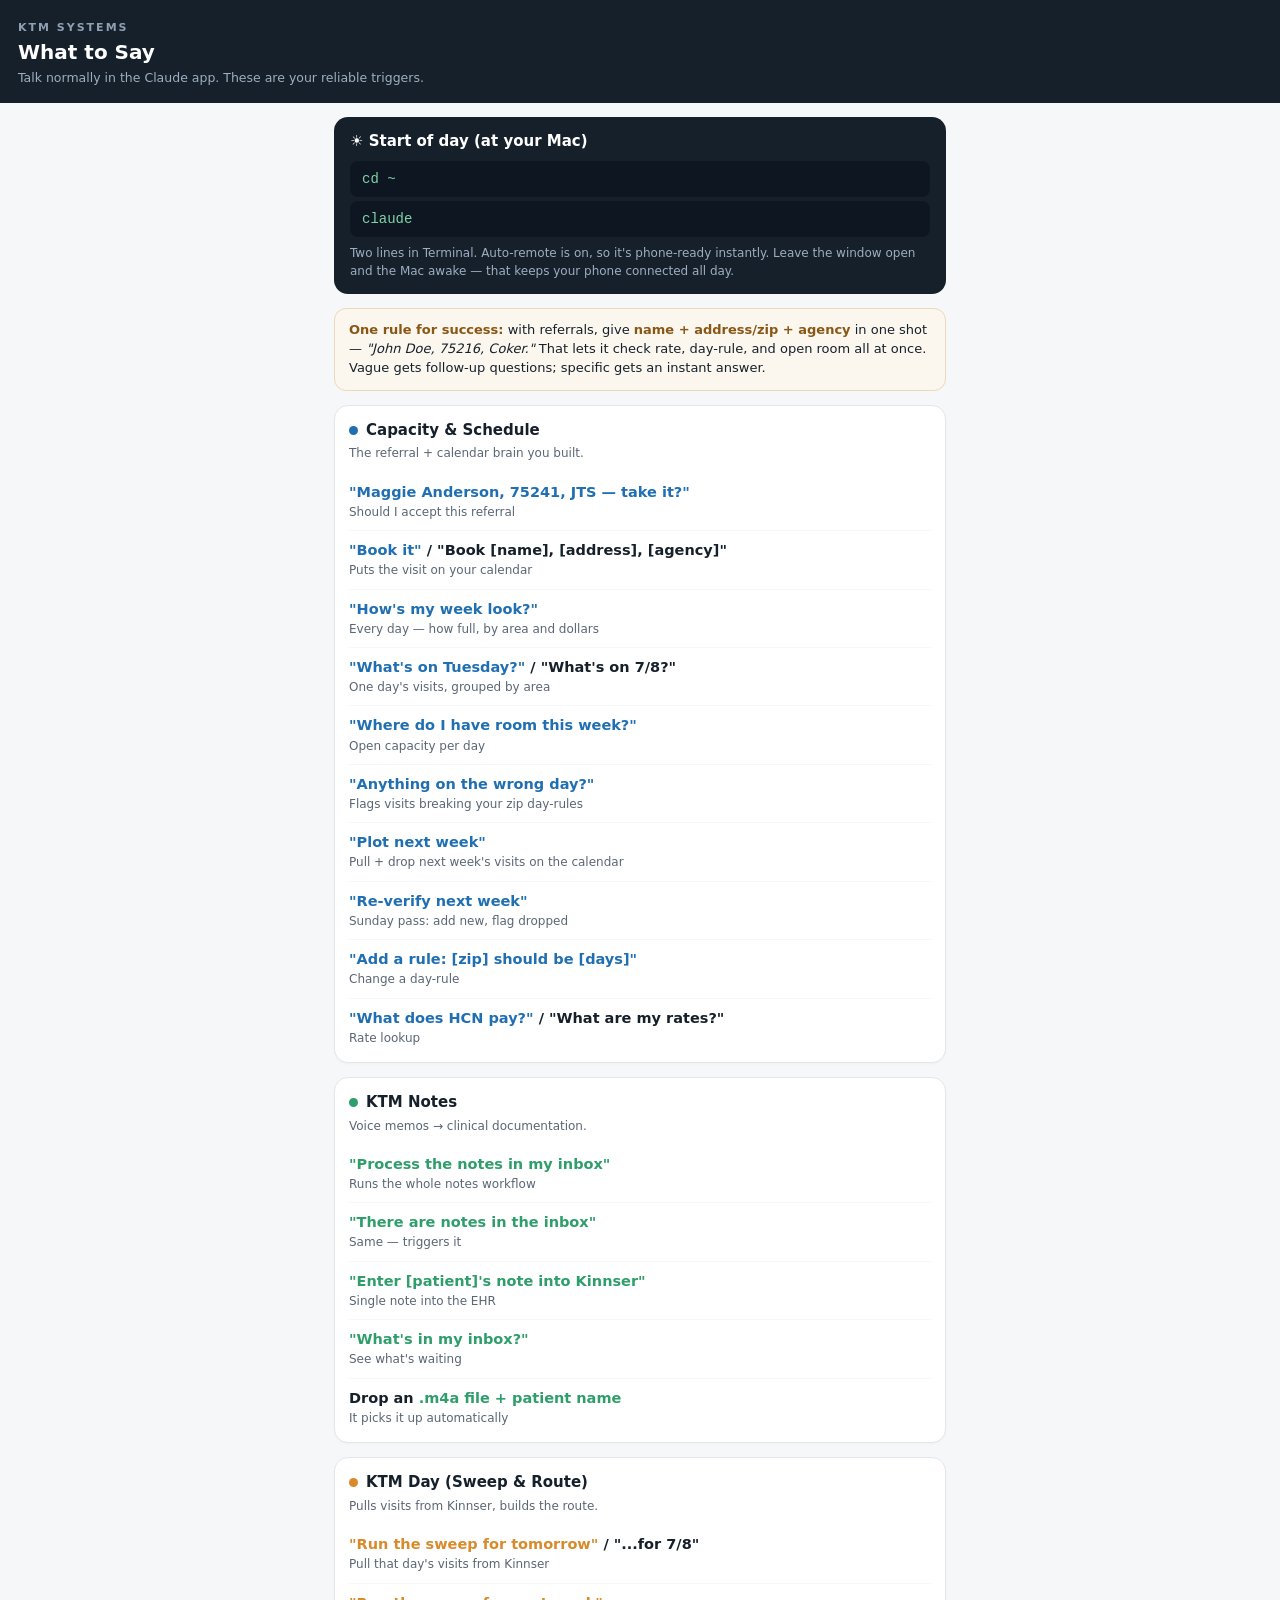
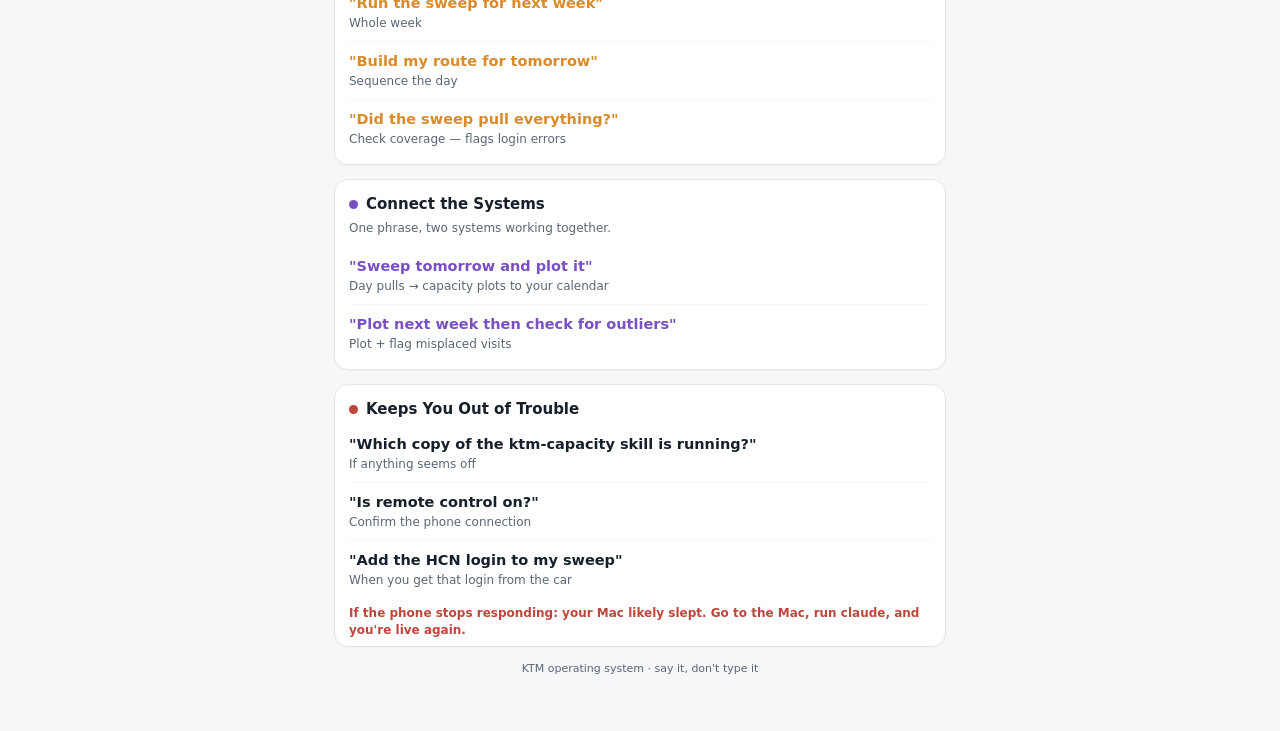
<file: KTM Commands index.html>
<!DOCTYPE html>
<html lang="en">
<head>
<meta charset="UTF-8">
<meta name="viewport" content="width=device-width, initial-scale=1.0">
<meta name="apple-mobile-web-app-capable" content="yes">
<meta name="apple-mobile-web-app-title" content="KTM Commands">
<title>KTM — What to Say</title>
<style>
  :root{
    --ink:#16202B; --sub:#5A6675; --line:#E3E7EC; --bg:#F6F7F9; --card:#fff;
    --cap:#1F6FB2; --notes:#2F9E6B; --day:#D98A2B; --link:#7A4FC4; --warn:#C0453B;
  }
  *{box-sizing:border-box; -webkit-tap-highlight-color:transparent;}
  body{margin:0; background:var(--bg); color:var(--ink);
    font-family:-apple-system,BlinkMacSystemFont,"Segoe UI",system-ui,sans-serif;
    line-height:1.45; padding:0 0 40px;}
  header{background:var(--ink); color:#fff; padding:20px 18px 16px; position:sticky; top:0; z-index:2;}
  header .k{font-size:11px; letter-spacing:2px; color:#8FA0B3; font-weight:700; text-transform:uppercase;}
  header h1{margin:2px 0 2px; font-size:20px; font-weight:800;}
  header p{margin:0; font-size:12.5px; color:#9DAEC0;}
  .wrap{max-width:640px; margin:0 auto; padding:14px;}
  .sec{background:var(--card); border:1px solid var(--line); border-radius:14px;
    padding:14px 14px 6px; margin-bottom:14px; box-shadow:0 1px 2px rgba(20,32,43,.03);}
  .sec h2{margin:0 0 4px; font-size:15px; font-weight:800; display:flex; align-items:center; gap:8px;}
  .tag{width:9px; height:9px; border-radius:9px; display:inline-block;}
  .sec .desc{font-size:12px; color:var(--sub); margin:0 0 10px;}
  .row{padding:9px 0; border-top:1px solid var(--bg);}
  .row:first-of-type{border-top:none;}
  .say{font-size:14.5px; font-weight:600;}
  .say b{color:var(--cap);}
  .does{font-size:12px; color:var(--sub); margin-top:1px;}
  .cap .say b{color:var(--cap);} .notes .say b{color:var(--notes);} .day .say b{color:var(--day);}
  .connect .say b{color:var(--link);}
  .pill{display:inline-block; font-size:10.5px; font-weight:700; color:#fff; padding:2px 8px;
    border-radius:20px; margin-left:6px; vertical-align:middle;}
  .tip{background:#FBF7EE; border:1px solid #EAD9B8; border-radius:12px; padding:12px 14px;
    font-size:13px; margin-bottom:14px;}
  .tip b{color:#8A5616;}
  .morning{background:var(--ink); color:#E8EDF2; border-radius:14px; padding:14px 16px; margin-bottom:14px;}
  .morning h2{margin:0 0 8px; font-size:15px; color:#fff;}
  .morning code{display:block; background:#0E1621; color:#7FD4A8; padding:8px 12px; border-radius:8px;
    font-size:14px; margin:4px 0; font-family:ui-monospace,SFMono-Regular,Menlo,monospace;}
  .morning p{font-size:12px; color:#9DAEC0; margin:8px 0 0;}
  footer{text-align:center; font-size:11px; color:var(--sub); margin-top:6px;}
  .warnbox{font-size:12px;color:var(--warn);font-weight:600;margin-top:6px;}
</style>
</head>
<body>
<header>
  <div class="k">KTM Systems</div>
  <h1>What to Say</h1>
  <p>Talk normally in the Claude app. These are your reliable triggers.</p>
</header>

<div class="wrap">

  <div class="morning">
    <h2>☀️ Start of day (at your Mac)</h2>
    <code>cd ~</code>
    <code>claude</code>
    <p>Two lines in Terminal. Auto-remote is on, so it's phone-ready instantly. Leave the window open and the Mac awake — that keeps your phone connected all day.</p>
  </div>

  <div class="tip">
    <b>One rule for success:</b> with referrals, give <b>name + address/zip + agency</b> in one shot — <i>"John Doe, 75216, Coker."</i> That lets it check rate, day-rule, and open room all at once. Vague gets follow-up questions; specific gets an instant answer.
  </div>

  <!-- CAPACITY -->
  <div class="sec cap">
    <h2><span class="tag" style="background:var(--cap)"></span>Capacity &amp; Schedule</h2>
    <p class="desc">The referral + calendar brain you built.</p>
    <div class="row"><div class="say"><b>"Maggie Anderson, 75241, JTS — take it?"</b></div><div class="does">Should I accept this referral</div></div>
    <div class="row"><div class="say"><b>"Book it"</b> / "Book [name], [address], [agency]"</div><div class="does">Puts the visit on your calendar</div></div>
    <div class="row"><div class="say"><b>"How's my week look?"</b></div><div class="does">Every day — how full, by area and dollars</div></div>
    <div class="row"><div class="say"><b>"What's on Tuesday?"</b> / "What's on 7/8?"</div><div class="does">One day's visits, grouped by area</div></div>
    <div class="row"><div class="say"><b>"Where do I have room this week?"</b></div><div class="does">Open capacity per day</div></div>
    <div class="row"><div class="say"><b>"Anything on the wrong day?"</b></div><div class="does">Flags visits breaking your zip day-rules</div></div>
    <div class="row"><div class="say"><b>"Plot next week"</b></div><div class="does">Pull + drop next week's visits on the calendar</div></div>
    <div class="row"><div class="say"><b>"Re-verify next week"</b></div><div class="does">Sunday pass: add new, flag dropped</div></div>
    <div class="row"><div class="say"><b>"Add a rule: [zip] should be [days]"</b></div><div class="does">Change a day-rule</div></div>
    <div class="row"><div class="say"><b>"What does HCN pay?"</b> / "What are my rates?"</div><div class="does">Rate lookup</div></div>
  </div>

  <!-- NOTES -->
  <div class="sec notes">
    <h2><span class="tag" style="background:var(--notes)"></span>KTM Notes</h2>
    <p class="desc">Voice memos → clinical documentation.</p>
    <div class="row"><div class="say"><b>"Process the notes in my inbox"</b></div><div class="does">Runs the whole notes workflow</div></div>
    <div class="row"><div class="say"><b>"There are notes in the inbox"</b></div><div class="does">Same — triggers it</div></div>
    <div class="row"><div class="say"><b>"Enter [patient]'s note into Kinnser"</b></div><div class="does">Single note into the EHR</div></div>
    <div class="row"><div class="say"><b>"What's in my inbox?"</b></div><div class="does">See what's waiting</div></div>
    <div class="row"><div class="say">Drop an <b>.m4a file + patient name</b></div><div class="does">It picks it up automatically</div></div>
  </div>

  <!-- KTM DAY -->
  <div class="sec day">
    <h2><span class="tag" style="background:var(--day)"></span>KTM Day (Sweep &amp; Route)</h2>
    <p class="desc">Pulls visits from Kinnser, builds the route.</p>
    <div class="row"><div class="say"><b>"Run the sweep for tomorrow"</b> / "...for 7/8"</div><div class="does">Pull that day's visits from Kinnser</div></div>
    <div class="row"><div class="say"><b>"Run the sweep for next week"</b></div><div class="does">Whole week</div></div>
    <div class="row"><div class="say"><b>"Build my route for tomorrow"</b></div><div class="does">Sequence the day</div></div>
    <div class="row"><div class="say"><b>"Did the sweep pull everything?"</b></div><div class="does">Check coverage — flags login errors</div></div>
  </div>

  <!-- CONNECTORS -->
  <div class="sec connect">
    <h2><span class="tag" style="background:var(--link)"></span>Connect the Systems</h2>
    <p class="desc">One phrase, two systems working together.</p>
    <div class="row"><div class="say"><b>"Sweep tomorrow and plot it"</b></div><div class="does">Day pulls → capacity plots to your calendar</div></div>
    <div class="row"><div class="say"><b>"Plot next week then check for outliers"</b></div><div class="does">Plot + flag misplaced visits</div></div>
  </div>

  <!-- TROUBLESHOOT -->
  <div class="sec">
    <h2><span class="tag" style="background:var(--warn)"></span>Keeps You Out of Trouble</h2>
    <div class="row"><div class="say">"Which copy of the ktm-capacity skill is running?"</div><div class="does">If anything seems off</div></div>
    <div class="row"><div class="say">"Is remote control on?"</div><div class="does">Confirm the phone connection</div></div>
    <div class="row"><div class="say">"Add the HCN login to my sweep"</div><div class="does">When you get that login from the car</div></div>
    <div class="warnbox">If the phone stops responding: your Mac likely slept. Go to the Mac, run <b>claude</b>, and you're live again.</div>
  </div>

  <footer>KTM operating system · say it, don't type it</footer>
</div>
</body>
</html>
</file>
